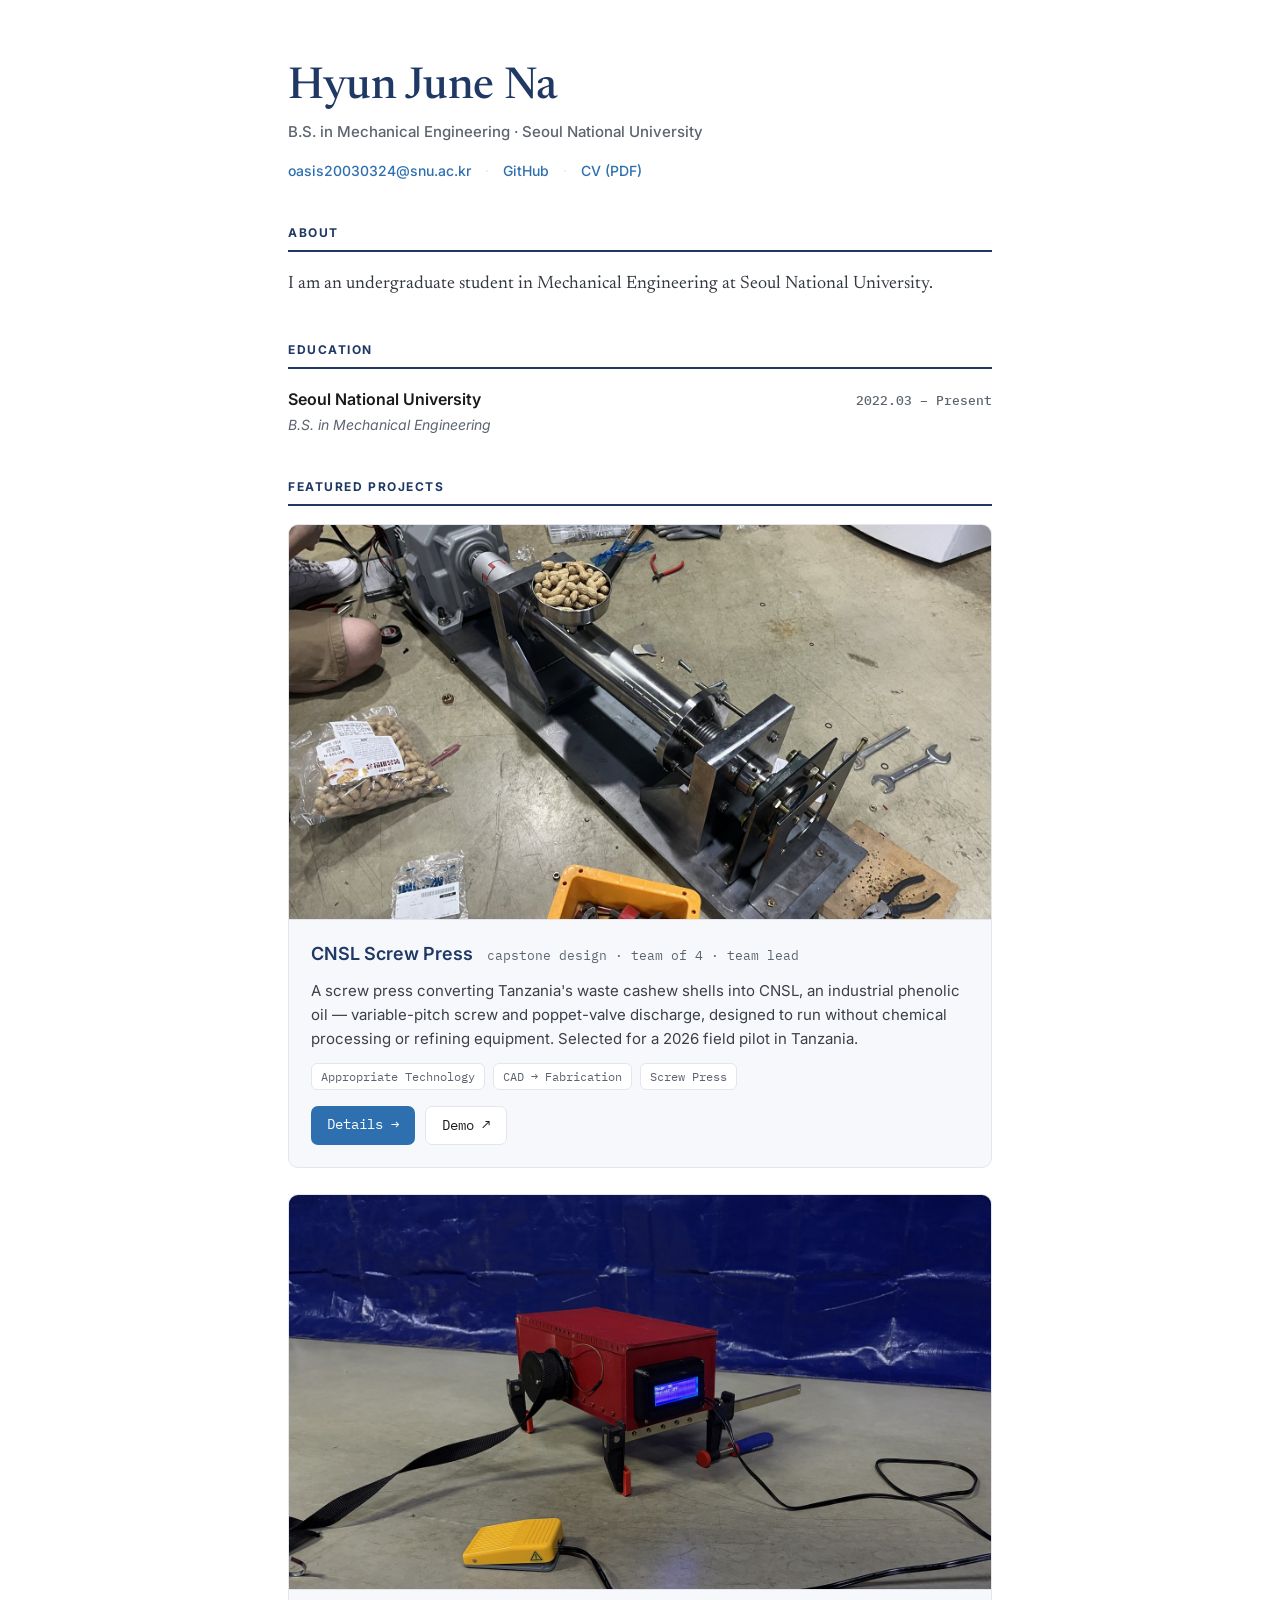
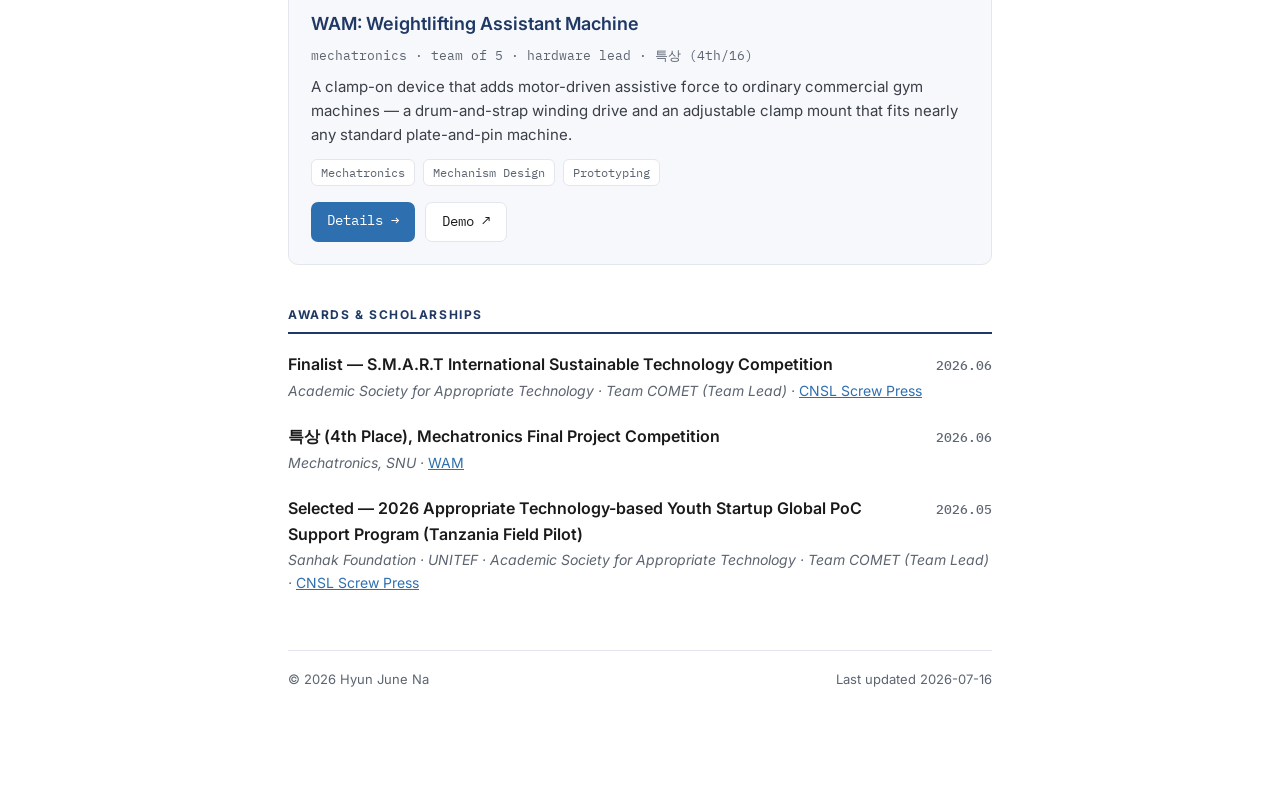
<file: index.html>
<!DOCTYPE html>
<html lang="ko">
<head>
<meta charset="UTF-8">
<meta name="viewport" content="width=device-width, initial-scale=1.0">
<title>Hyun June Na | Mechanical Engineering</title>
<meta name="description" content="Hyun June Na — Mechanical Engineering student at Seoul National University.">
<link rel="preconnect" href="https://fonts.googleapis.com">
<link rel="preconnect" href="https://fonts.gstatic.com" crossorigin>
<link href="https://fonts.googleapis.com/css2?family=Inter:wght@400;500;600;700&family=Newsreader:ital,opsz,wght@0,6..72,400;0,6..72,500;1,6..72,400&family=IBM+Plex+Mono:wght@400;500&display=swap" rel="stylesheet">
<link rel="stylesheet" href="style.css">
</head>
<body>
<div class="wrap">

  <!-- ══════════ HEADER ══════════ -->
  <header>
    <h1>Hyun June Na</h1>
    <div class="role">B.S. in Mechanical Engineering · Seoul National University</div>
    <div class="contact">
      <a href="mailto:oasis20030324@snu.ac.kr">oasis20030324@snu.ac.kr</a>
      <span>·</span>
      <a href="https://github.com/HyunJun-Na">GitHub</a>
      <span>·</span>
      <a href="CV.pdf">CV (PDF)</a>
    </div>
  </header>

  <!-- ══════════ ABOUT ══════════ -->
  <section>
    <h2>About</h2>
    <p class="intro">
      I am an undergraduate student in Mechanical Engineering at Seoul National University.
    </p>
  </section>

  <!-- ══════════ EDUCATION ══════════ -->
  <section>
    <h2>Education</h2>
    <div class="entry">
      <div class="entry-head">
        <span class="entry-title">Seoul National University</span>
        <span class="entry-date">2022.03 – Present</span>
      </div>
      <div class="entry-sub">B.S. in Mechanical Engineering</div>
    </div>
  </section>

  <!-- ══════════ PROJECTS ══════════ -->
  <section>
    <h2>Featured Projects</h2>

    <!-- ── CNSL Screw Press ── -->
    <div class="card">
      <a href="projects/cnsl-screw-press.html">
        <img class="card-thumb" src="img/cnsl_press_build.jpg"
             alt="Assembled CNSL screw press with geared motor and hopper">
      </a>
      <div class="card-body">
        <div class="card-title-row">
          <span class="card-title">CNSL Screw Press</span>
          <span class="card-meta">capstone design · team of 4 · team lead</span>
        </div>
        <p class="card-desc">
          A screw press converting Tanzania's waste cashew shells into CNSL, an industrial
          phenolic oil — variable-pitch screw and poppet-valve discharge, designed to run
          without chemical processing or refining equipment. Selected for a 2026 field
          pilot in Tanzania.
        </p>
        <div class="card-tags">
          <span class="tag">Appropriate Technology</span>
          <span class="tag">CAD → Fabrication</span>
          <span class="tag">Screw Press</span>
        </div>
        <div class="card-actions">
          <a class="btn btn-primary" href="projects/cnsl-screw-press.html">Details →</a>
          <a class="btn btn-ghost" href="https://youtu.be/CVxQEKFyI-w">Demo ↗</a>
        </div>
      </div>
    </div>

    <!-- ── WAM ── -->
    <div class="card">
      <a href="projects/wam.html">
        <img class="card-thumb" src="img/wam_build.jpg"
             alt="Assembled WAM hardware prototype">
      </a>
      <div class="card-body">
        <div class="card-title-row">
          <span class="card-title">WAM: Weightlifting Assistant Machine</span>
          <span class="card-meta">mechatronics · team of 5 · hardware lead · 특상 (4th/16)</span>
        </div>
        <p class="card-desc">
          A clamp-on device that adds motor-driven assistive force to ordinary commercial
          gym machines — a drum-and-strap winding drive and an adjustable clamp mount that
          fits nearly any standard plate-and-pin machine.
        </p>
        <div class="card-tags">
          <span class="tag">Mechatronics</span>
          <span class="tag">Mechanism Design</span>
          <span class="tag">Prototyping</span>
        </div>
        <div class="card-actions">
          <a class="btn btn-primary" href="projects/wam.html">Details →</a>
          <a class="btn btn-ghost" href="https://youtu.be/aJdGBhjqVo4">Demo ↗</a>
        </div>
      </div>
    </div>

  </section>

  <!-- ══════════ AWARDS ══════════ -->
  <section>
    <h2>Awards &amp; Scholarships</h2>
    <div class="entry">
      <div class="entry-head">
        <span class="entry-title">Finalist — S.M.A.R.T International Sustainable Technology Competition</span>
        <span class="entry-date">2026.06</span>
      </div>
      <div class="entry-sub">Academic Society for Appropriate Technology · Team COMET (Team Lead) · <a href="projects/cnsl-screw-press.html" style="color:var(--accent);font-style:normal">CNSL Screw Press</a></div>
    </div>
    <div class="entry">
      <div class="entry-head">
        <span class="entry-title">특상 (4th Place), Mechatronics Final Project Competition</span>
        <span class="entry-date">2026.06</span>
      </div>
      <div class="entry-sub">Mechatronics, SNU · <a href="projects/wam.html" style="color:var(--accent);font-style:normal">WAM</a></div>
    </div>
    <div class="entry">
      <div class="entry-head">
        <span class="entry-title">Selected — 2026 Appropriate Technology-based Youth Startup Global PoC Support Program (Tanzania Field Pilot)</span>
        <span class="entry-date">2026.05</span>
      </div>
      <div class="entry-sub">Sanhak Foundation · UNITEF · Academic Society for Appropriate Technology · Team COMET (Team Lead) · <a href="projects/cnsl-screw-press.html" style="color:var(--accent);font-style:normal">CNSL Screw Press</a></div>
    </div>
  </section>

  <footer>
    <span>© 2026 Hyun June Na</span>
    <span>Last updated 2026-07-16</span>
  </footer>

</div>
</body>
</html>
</file>
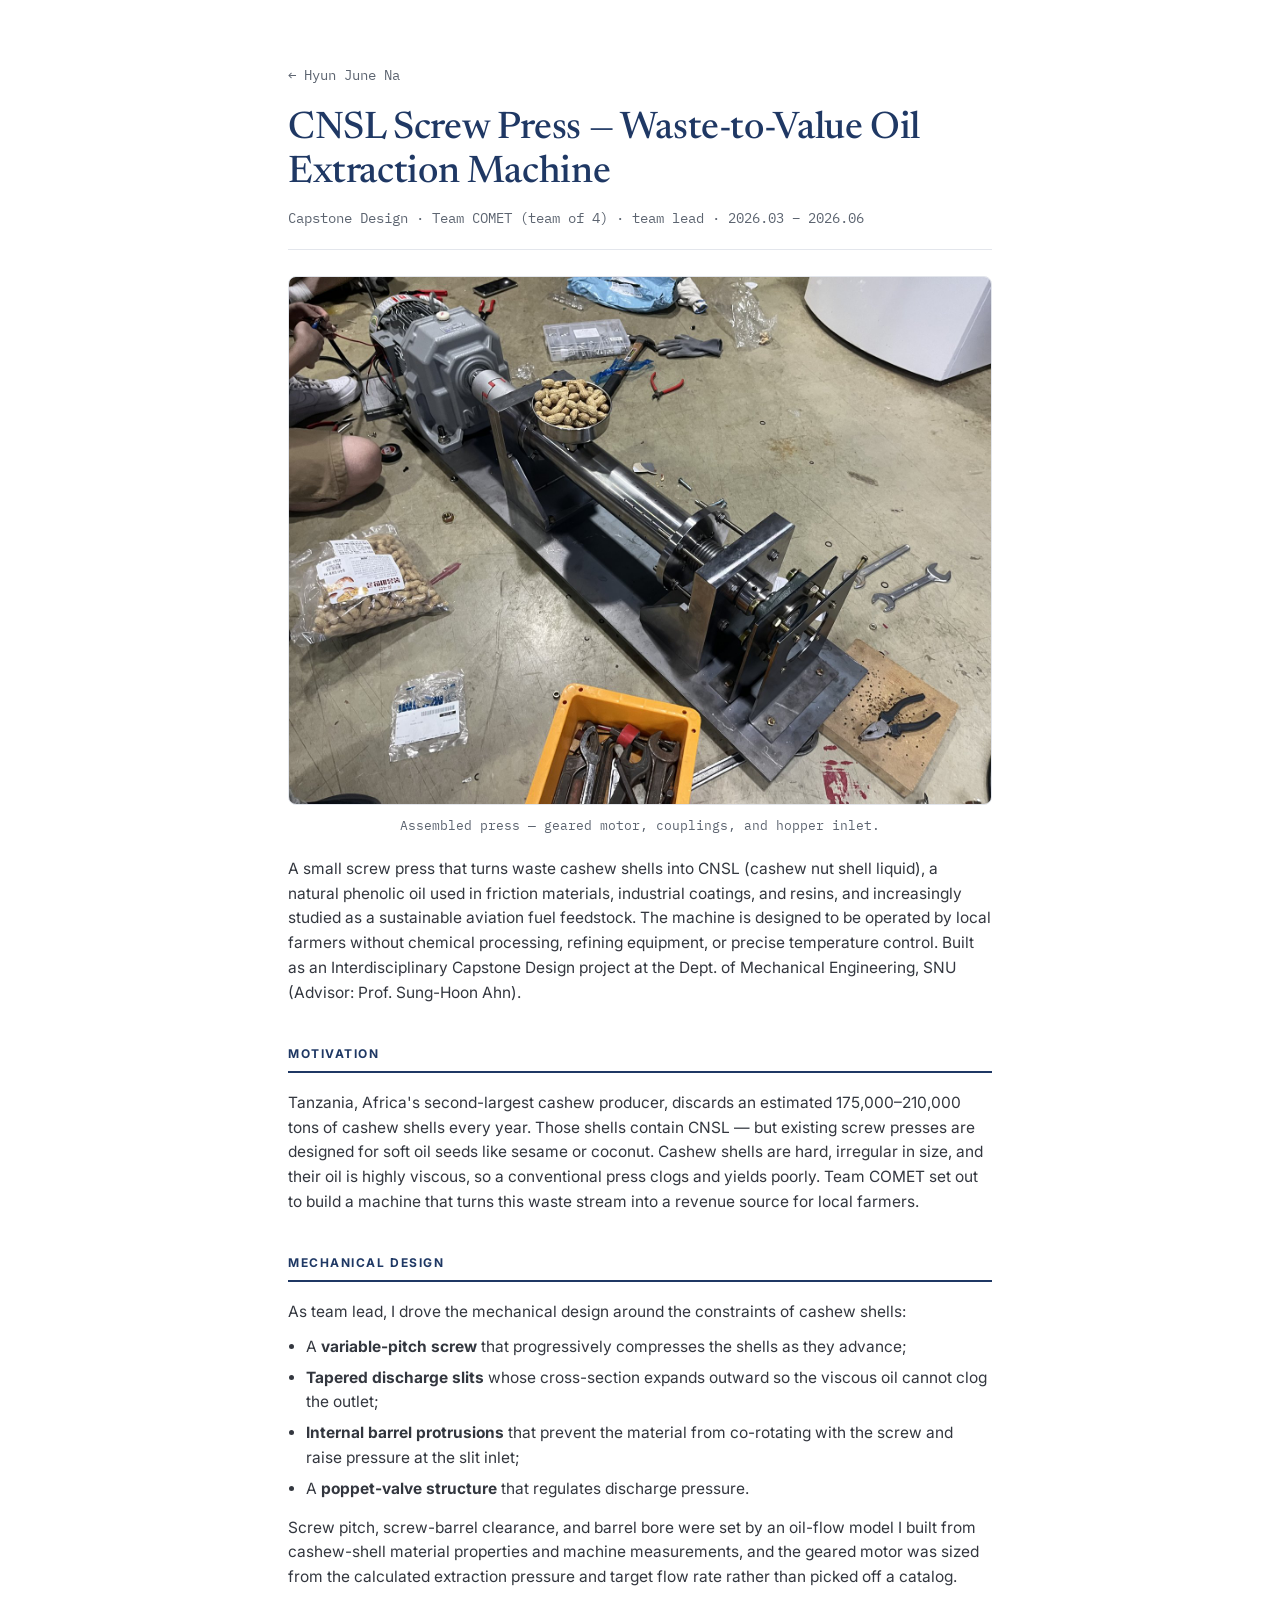
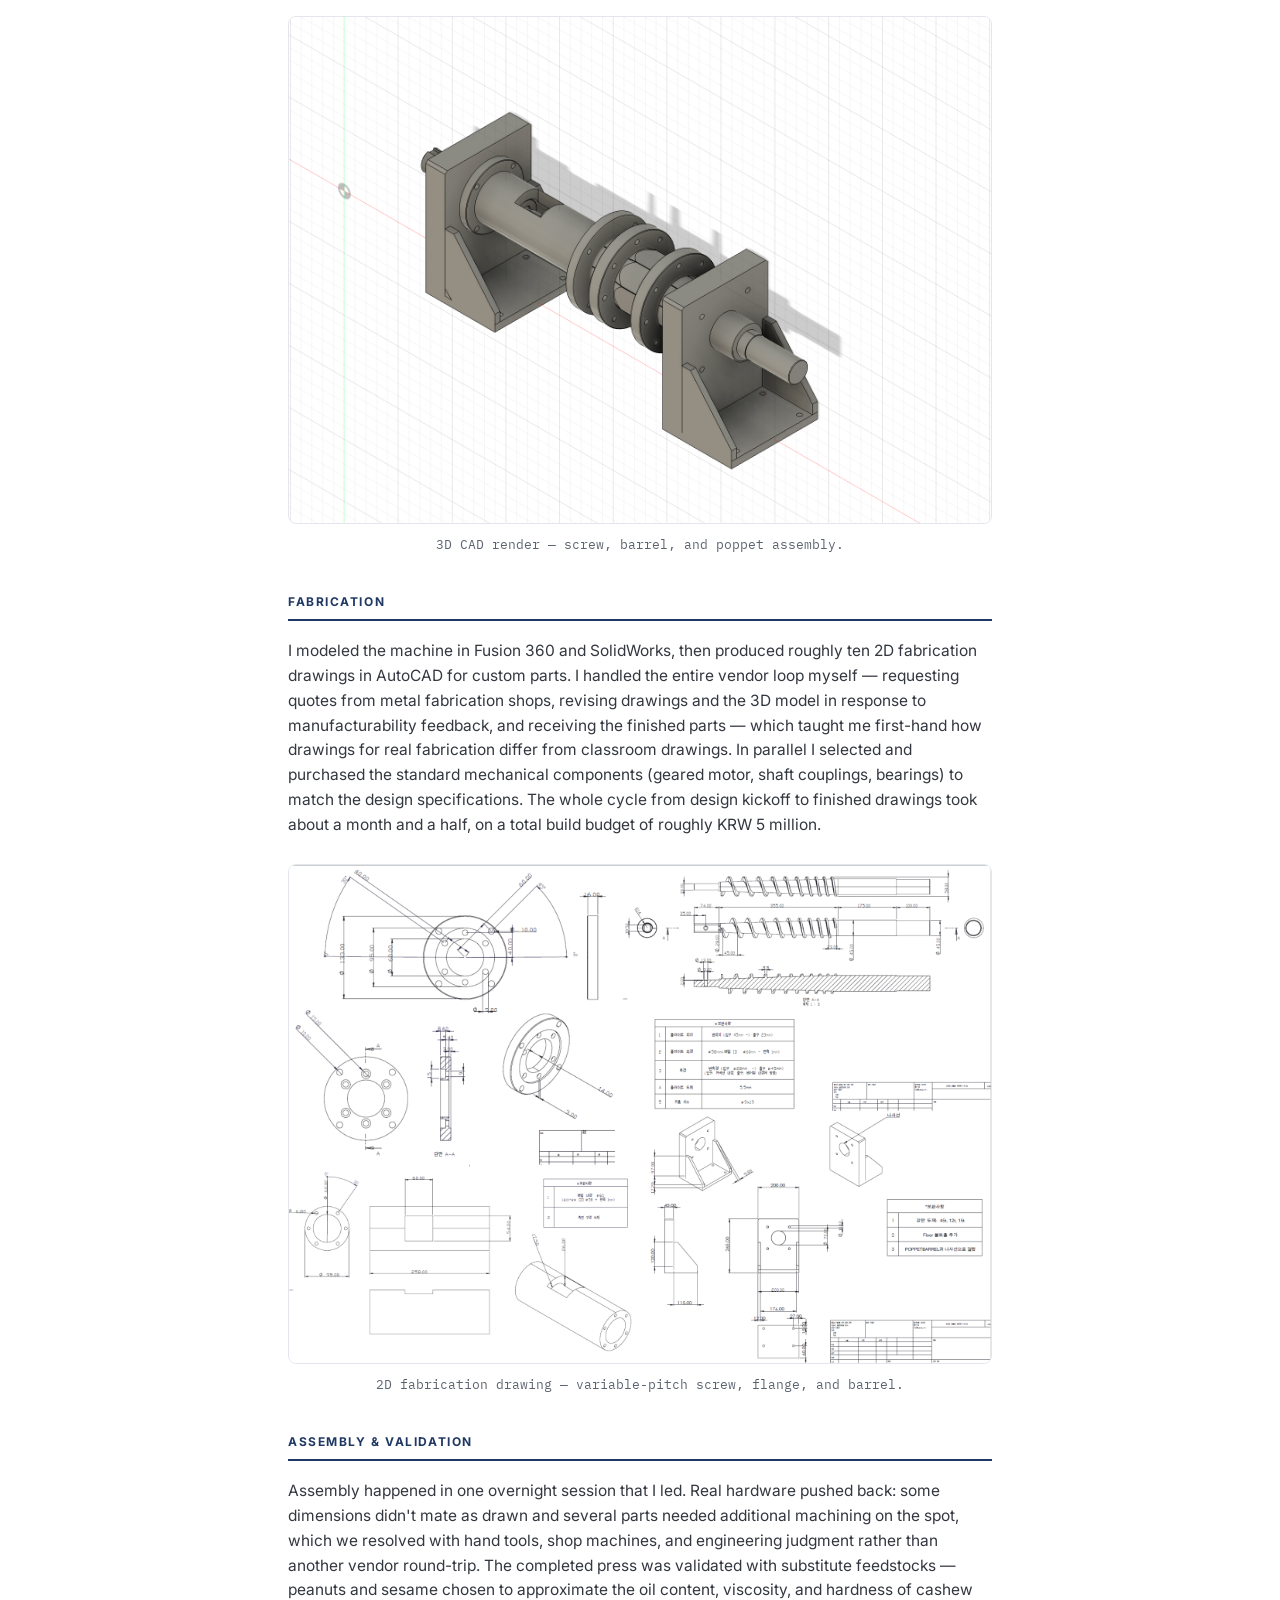
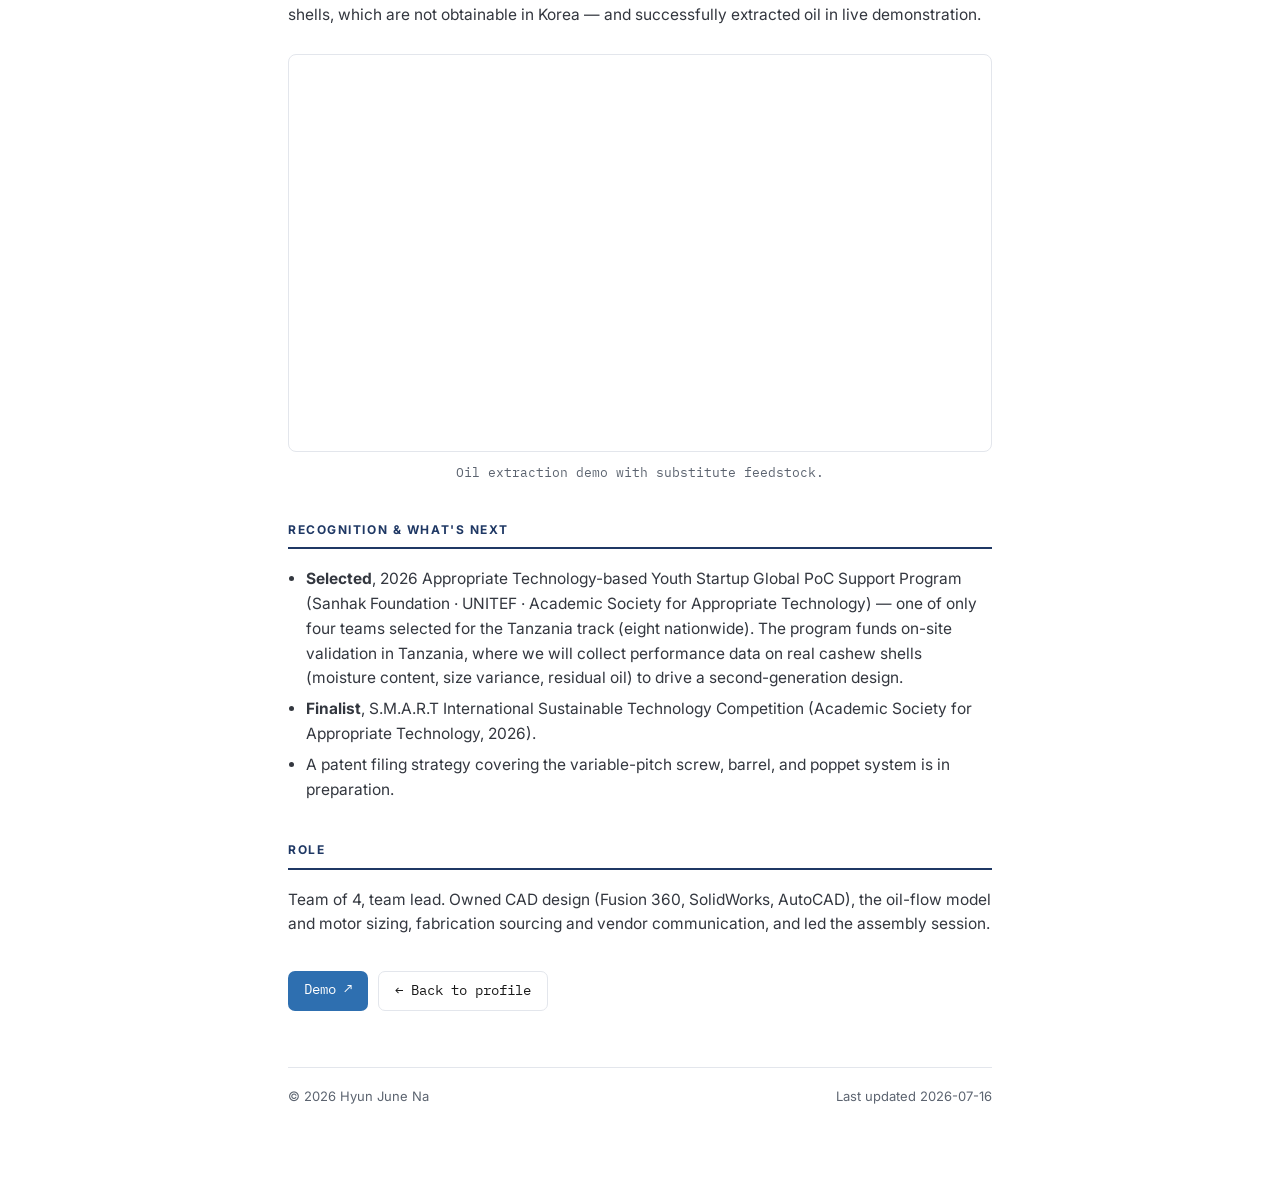
<file: projects/cnsl-screw-press.html>
<!DOCTYPE html>
<html lang="ko">
<head>
<meta charset="UTF-8">
<meta name="viewport" content="width=device-width, initial-scale=1.0">
<title>CNSL Screw Press | Hyun June Na</title>
<meta name="description" content="A screw press converting Tanzania's waste cashew shells into CNSL, an industrial phenolic oil.">
<link rel="preconnect" href="https://fonts.googleapis.com">
<link rel="preconnect" href="https://fonts.gstatic.com" crossorigin>
<link href="https://fonts.googleapis.com/css2?family=Inter:wght@400;500;600;700&family=Newsreader:ital,opsz,wght@0,6..72,400;0,6..72,500;1,6..72,400&family=IBM+Plex+Mono:wght@400;500&display=swap" rel="stylesheet">
<link rel="stylesheet" href="../style.css">
</head>
<body>
<div class="wrap">

  <div class="backlink"><a href="../index.html">← Hyun June Na</a></div>

  <h1 class="detail-title">CNSL Screw Press — Waste-to-Value Oil Extraction Machine</h1>
  <div class="detail-meta">Capstone Design · Team COMET (team of 4) · team lead · 2026.03 – 2026.06</div>

  <div class="detail-body">

    <figure>
      <img src="../img/cnsl_press_build.jpg" alt="Assembled machine showing geared motor, couplings, and hopper inlet">
    </figure>
    <figcaption>Assembled press — geared motor, couplings, and hopper inlet.</figcaption>

    <p>
      A small screw press that turns waste cashew shells into CNSL (cashew nut shell liquid),
      a natural phenolic oil used in friction materials, industrial coatings, and resins, and
      increasingly studied as a sustainable aviation fuel feedstock. The machine is designed
      to be operated by local farmers without chemical processing, refining equipment, or
      precise temperature control. Built as an Interdisciplinary Capstone Design project at
      the Dept. of Mechanical Engineering, SNU (Advisor: Prof. Sung-Hoon Ahn).
    </p>

    <h2>Motivation</h2>
    <p>
      Tanzania, Africa's second-largest cashew producer, discards an estimated
      175,000–210,000 tons of cashew shells every year. Those shells contain CNSL — but
      existing screw presses are designed for soft oil seeds like sesame or coconut. Cashew
      shells are hard, irregular in size, and their oil is highly viscous, so a conventional
      press clogs and yields poorly. Team COMET set out to build a machine that turns this
      waste stream into a revenue source for local farmers.
    </p>

    <h2>Mechanical Design</h2>
    <p>
      As team lead, I drove the mechanical design around the constraints of cashew shells:
    </p>
    <ul>
      <li>A <b>variable-pitch screw</b> that progressively compresses the shells as they advance;</li>
      <li><b>Tapered discharge slits</b> whose cross-section expands outward so the viscous oil cannot clog the outlet;</li>
      <li><b>Internal barrel protrusions</b> that prevent the material from co-rotating with the screw and raise pressure at the slit inlet;</li>
      <li>A <b>poppet-valve structure</b> that regulates discharge pressure.</li>
    </ul>
    <p>
      Screw pitch, screw-barrel clearance, and barrel bore were set by an oil-flow model I
      built from cashew-shell material properties and machine measurements, and the geared
      motor was sized from the calculated extraction pressure and target flow rate rather
      than picked off a catalog.
    </p>

    <figure>
      <img src="../img/cnsl_press_cad.png" alt="3D CAD render of the screw, barrel, and poppet assembly">
    </figure>
    <figcaption>3D CAD render — screw, barrel, and poppet assembly.</figcaption>

    <h2>Fabrication</h2>
    <p>
      I modeled the machine in Fusion 360 and SolidWorks, then produced roughly ten 2D
      fabrication drawings in AutoCAD for custom parts. I handled the entire vendor loop
      myself — requesting quotes from metal fabrication shops, revising drawings and the 3D
      model in response to manufacturability feedback, and receiving the finished parts —
      which taught me first-hand how drawings for real fabrication differ from classroom
      drawings. In parallel I selected and purchased the standard mechanical components
      (geared motor, shaft couplings, bearings) to match the design specifications. The
      whole cycle from design kickoff to finished drawings took about a month and a half,
      on a total build budget of roughly KRW 5 million.
    </p>

    <figure>
      <img src="../img/cnsl_press_drawing.png" alt="2D fabrication drawing of the variable-pitch screw, flange, and barrel">
    </figure>
    <figcaption>2D fabrication drawing — variable-pitch screw, flange, and barrel.</figcaption>

    <h2>Assembly &amp; Validation</h2>
    <p>
      Assembly happened in one overnight session that I led. Real hardware pushed back:
      some dimensions didn't mate as drawn and several parts needed additional machining on
      the spot, which we resolved with hand tools, shop machines, and engineering judgment
      rather than another vendor round-trip. The completed press was validated with
      substitute feedstocks — peanuts and sesame chosen to approximate the oil content,
      viscosity, and hardness of cashew shells, which are not obtainable in Korea — and
      successfully extracted oil in live demonstration.
    </p>

    <div class="video-wide">
      <iframe src="https://www.youtube.com/embed/CVxQEKFyI-w" title="CNSL screw press oil extraction demo"
        allow="accelerometer; autoplay; clipboard-write; encrypted-media; gyroscope; picture-in-picture"
        allowfullscreen></iframe>
    </div>
    <figcaption>Oil extraction demo with substitute feedstock.</figcaption>

    <h2>Recognition &amp; What's Next</h2>
    <ul>
      <li><b>Selected</b>, 2026 Appropriate Technology-based Youth Startup Global PoC Support
        Program (Sanhak Foundation · UNITEF · Academic Society for Appropriate Technology) —
        one of only four teams selected for the Tanzania track (eight nationwide). The program
        funds on-site validation in Tanzania, where we will collect performance data on real
        cashew shells (moisture content, size variance, residual oil) to drive a
        second-generation design.</li>
      <li><b>Finalist</b>, S.M.A.R.T International Sustainable Technology Competition
        (Academic Society for Appropriate Technology, 2026).</li>
      <li>A patent filing strategy covering the variable-pitch screw, barrel, and poppet
        system is in preparation.</li>
    </ul>

    <h2>Role</h2>
    <p>
      Team of 4, team lead. Owned CAD design (Fusion 360, SolidWorks, AutoCAD), the
      oil-flow model and motor sizing, fabrication sourcing and vendor communication, and
      led the assembly session.
    </p>

    <div class="detail-actions">
      <a class="btn btn-primary" href="https://youtu.be/CVxQEKFyI-w">Demo ↗</a>
      <a class="btn btn-ghost" href="../index.html">← Back to profile</a>
    </div>

  </div>

  <footer>
    <span>© 2026 Hyun June Na</span>
    <span>Last updated 2026-07-16</span>
  </footer>

</div>
</body>
</html>
</file>
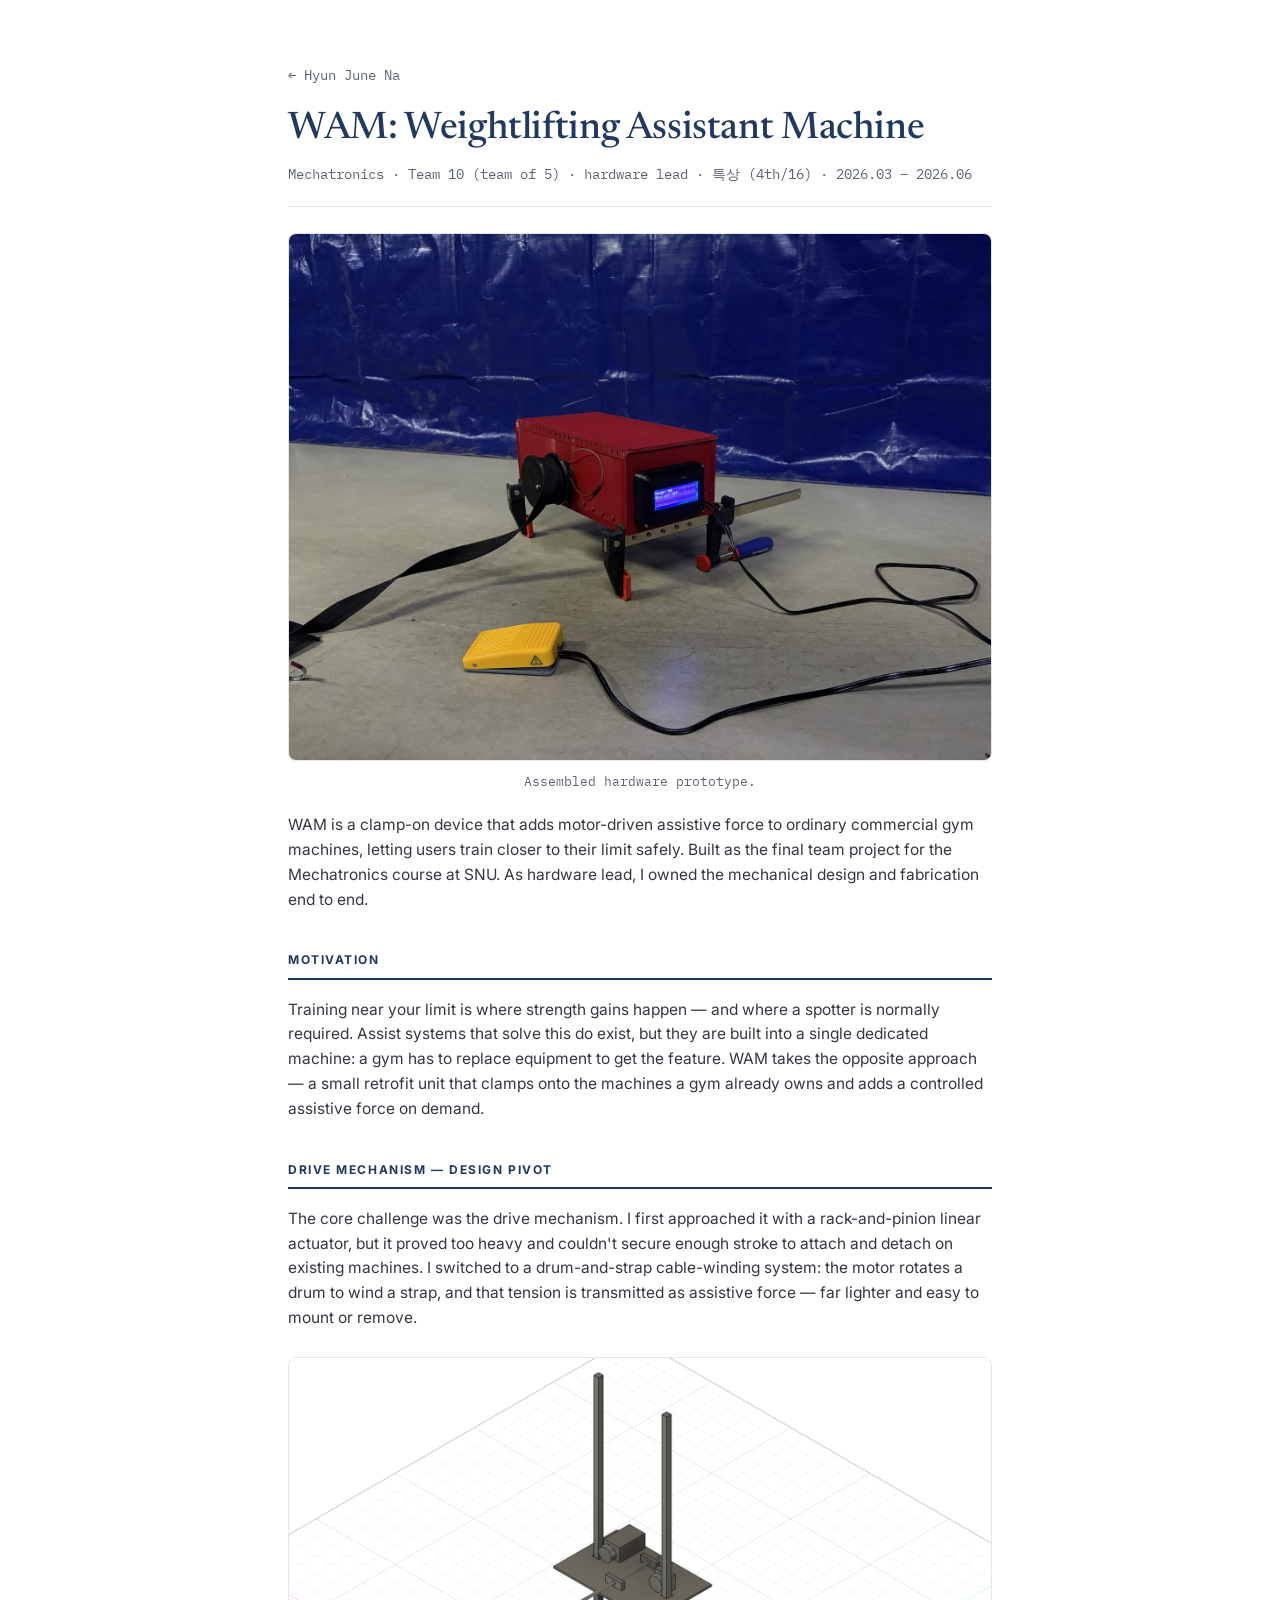
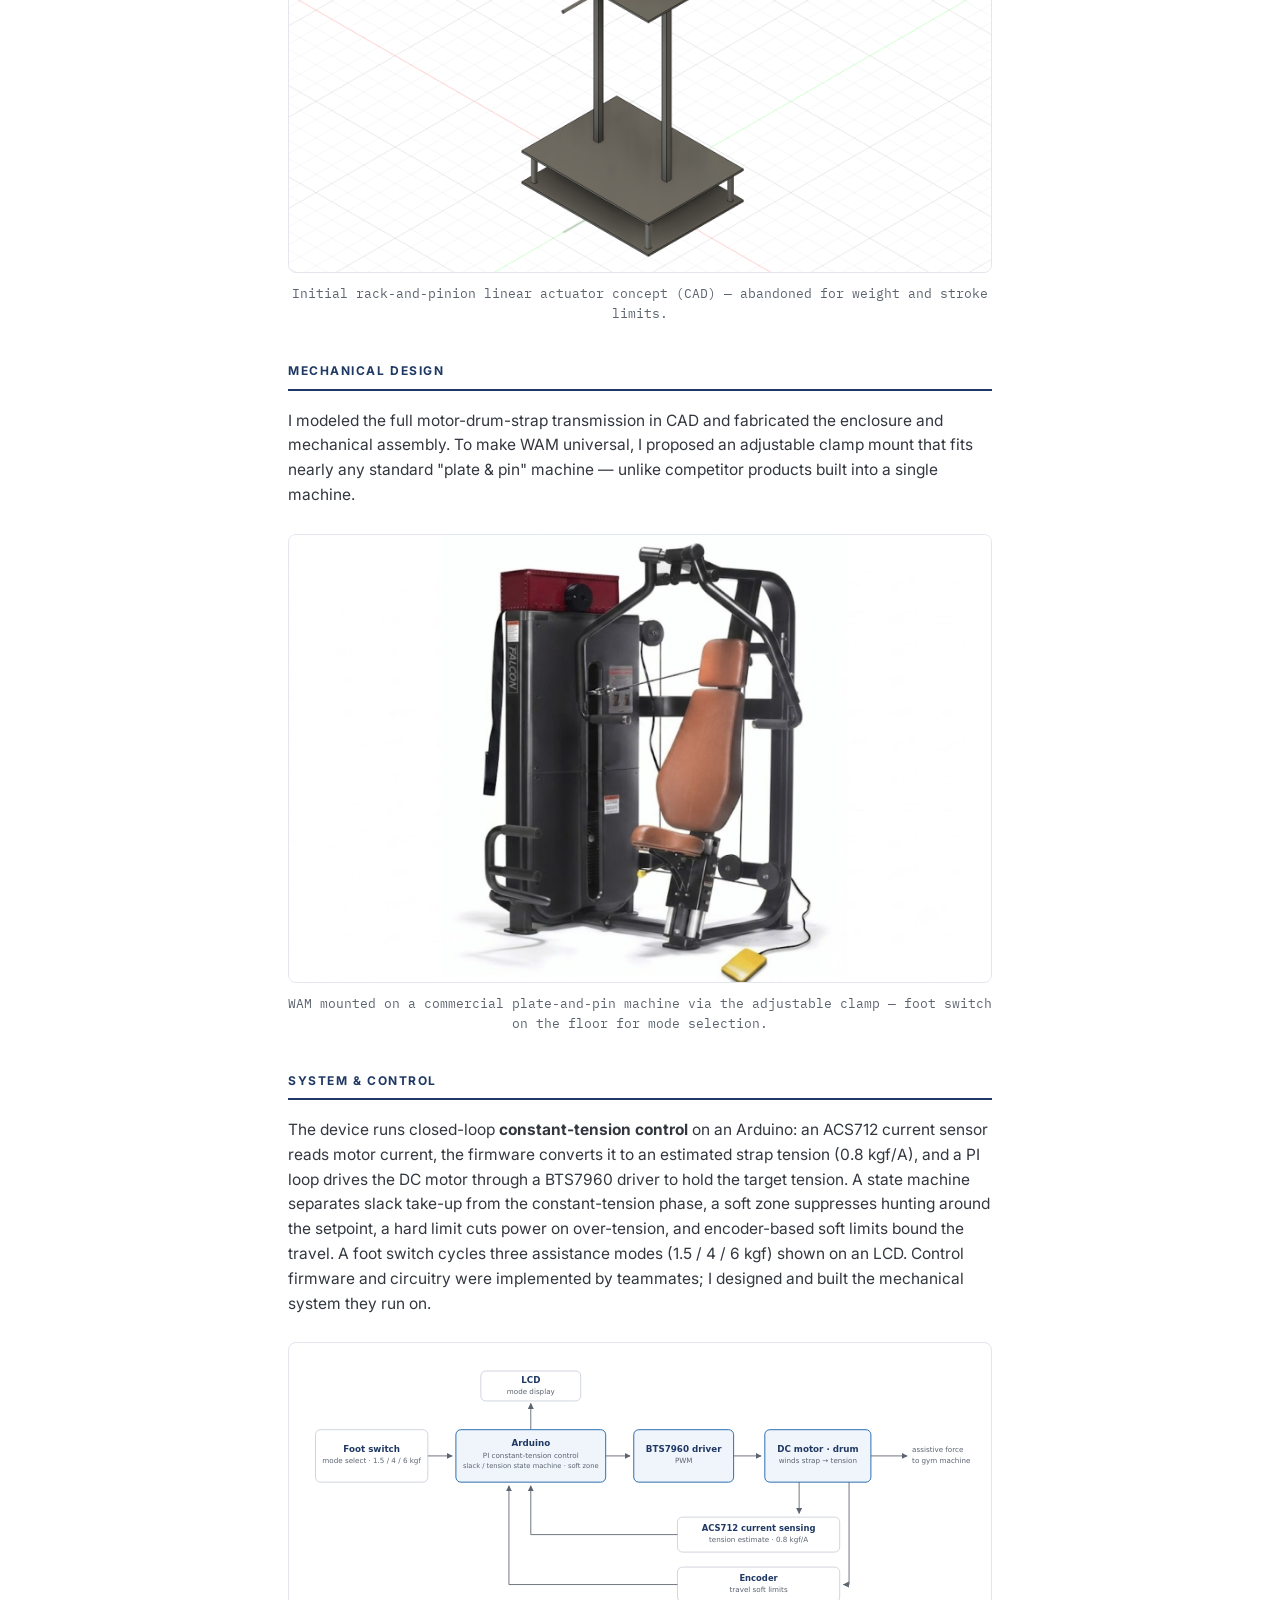
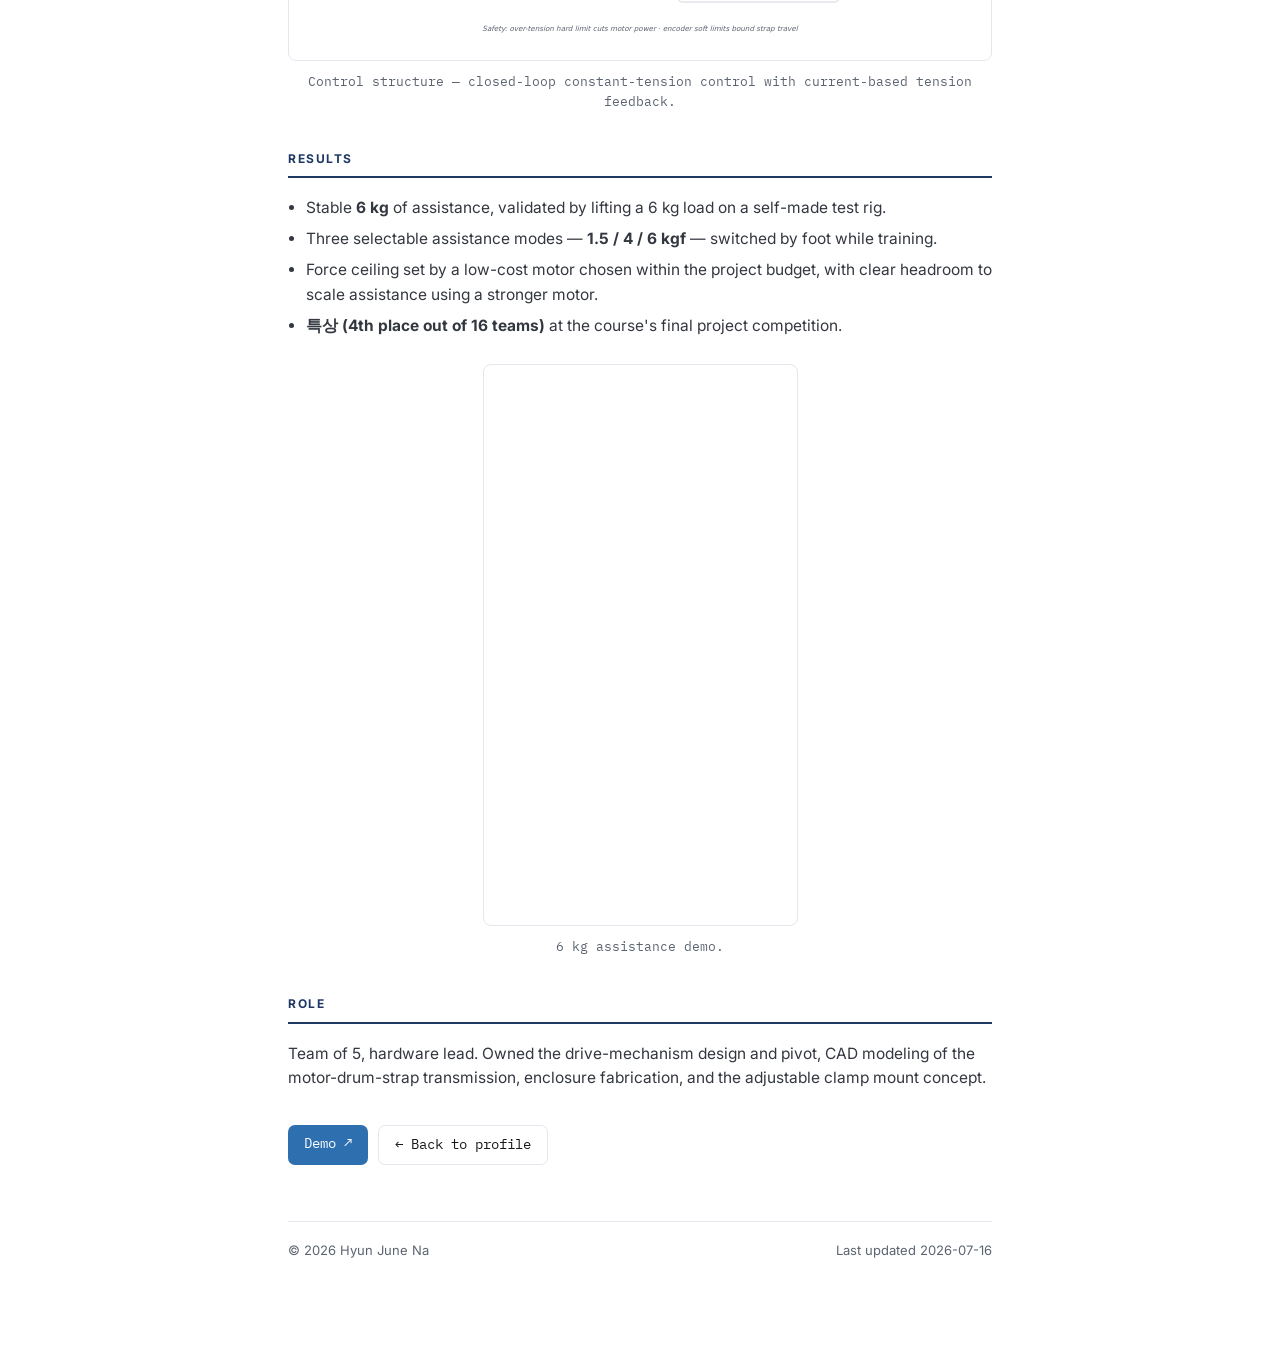
<file: projects/wam.html>
<!DOCTYPE html>
<html lang="ko">
<head>
<meta charset="UTF-8">
<meta name="viewport" content="width=device-width, initial-scale=1.0">
<title>WAM: Weightlifting Assistant Machine | Hyun June Na</title>
<meta name="description" content="A clamp-on device that adds motor-driven assistive force to commercial gym machines.">
<link rel="preconnect" href="https://fonts.googleapis.com">
<link rel="preconnect" href="https://fonts.gstatic.com" crossorigin>
<link href="https://fonts.googleapis.com/css2?family=Inter:wght@400;500;600;700&family=Newsreader:ital,opsz,wght@0,6..72,400;0,6..72,500;1,6..72,400&family=IBM+Plex+Mono:wght@400;500&display=swap" rel="stylesheet">
<link rel="stylesheet" href="../style.css">
</head>
<body>
<div class="wrap">

  <div class="backlink"><a href="../index.html">← Hyun June Na</a></div>

  <h1 class="detail-title">WAM: Weightlifting Assistant Machine</h1>
  <div class="detail-meta">Mechatronics · Team 10 (team of 5) · hardware lead · 특상 (4th/16) · 2026.03 – 2026.06</div>

  <div class="detail-body">

    <figure>
      <img src="../img/wam_build.jpg" alt="Assembled WAM hardware prototype">
    </figure>
    <figcaption>Assembled hardware prototype.</figcaption>

    <p>
      WAM is a clamp-on device that adds motor-driven assistive force to ordinary commercial
      gym machines, letting users train closer to their limit safely. Built as the final
      team project for the Mechatronics course at SNU. As hardware lead, I owned the
      mechanical design and fabrication end to end.
    </p>

    <h2>Motivation</h2>
    <p>
      Training near your limit is where strength gains happen — and where a spotter is
      normally required. Assist systems that solve this do exist, but they are built into
      a single dedicated machine: a gym has to replace equipment to get the feature. WAM
      takes the opposite approach — a small retrofit unit that clamps onto the machines a
      gym already owns and adds a controlled assistive force on demand.
    </p>

    <h2>Drive Mechanism — Design Pivot</h2>
    <p>
      The core challenge was the drive mechanism. I first approached it with a
      rack-and-pinion linear actuator, but it proved too heavy and couldn't secure enough
      stroke to attach and detach on existing machines. I switched to a drum-and-strap
      cable-winding system: the motor rotates a drum to wind a strap, and that tension is
      transmitted as assistive force — far lighter and easy to mount or remove.
    </p>

    <figure>
      <img src="../img/wam_rack_pinion_cad.png" alt="CAD model of the initial rack-and-pinion linear actuator concept">
    </figure>
    <figcaption>Initial rack-and-pinion linear actuator concept (CAD) — abandoned for weight and stroke limits.</figcaption>

    <h2>Mechanical Design</h2>
    <p>
      I modeled the full motor-drum-strap transmission in CAD and fabricated the enclosure
      and mechanical assembly. To make WAM universal, I proposed an adjustable clamp mount
      that fits nearly any standard "plate &amp; pin" machine — unlike competitor products
      built into a single machine.
    </p>

    <figure>
      <img src="../img/wam_mounted.jpg" alt="WAM clamped onto a commercial gym machine">
    </figure>
    <figcaption>WAM mounted on a commercial plate-and-pin machine via the adjustable clamp — foot switch on the floor for mode selection.</figcaption>

    <h2>System &amp; Control</h2>
    <p>
      The device runs closed-loop <b>constant-tension control</b> on an Arduino: an ACS712
      current sensor reads motor current, the firmware converts it to an estimated strap
      tension (0.8 kgf/A), and a PI loop drives the DC motor through a BTS7960 driver to
      hold the target tension. A state machine separates slack take-up from the
      constant-tension phase, a soft zone suppresses hunting around the setpoint, a hard
      limit cuts power on over-tension, and encoder-based soft limits bound the travel. A
      foot switch cycles three assistance modes (1.5 / 4 / 6 kgf) shown on an LCD.
      Control firmware and circuitry were implemented by teammates; I designed and built
      the mechanical system they run on.
    </p>

    <figure style="padding:18px 14px">
      <img src="../img/wam_control_diagram.svg" alt="Closed-loop constant-tension control structure diagram">
    </figure>
    <figcaption>Control structure — closed-loop constant-tension control with current-based tension feedback.</figcaption>

    <h2>Results</h2>
    <ul>
      <li>Stable <b>6 kg</b> of assistance, validated by lifting a 6 kg load on a
        self-made test rig.</li>
      <li>Three selectable assistance modes — <b>1.5 / 4 / 6 kgf</b> — switched by foot
        while training.</li>
      <li>Force ceiling set by a low-cost motor chosen within the project budget, with
        clear headroom to scale assistance using a stronger motor.</li>
      <li><b>특상 (4th place out of 16 teams)</b> at the course's final project competition.</li>
    </ul>

    <div class="video-tall">
      <div class="frame">
        <iframe src="https://www.youtube.com/embed/aJdGBhjqVo4" title="WAM 6 kg assistance demo"
          allow="accelerometer; autoplay; clipboard-write; encrypted-media; gyroscope; picture-in-picture"
          allowfullscreen></iframe>
      </div>
    </div>
    <figcaption>6 kg assistance demo.</figcaption>

    <h2>Role</h2>
    <p>
      Team of 5, hardware lead. Owned the drive-mechanism design and pivot, CAD modeling of
      the motor-drum-strap transmission, enclosure fabrication, and the adjustable clamp
      mount concept.
    </p>

    <div class="detail-actions">
      <a class="btn btn-primary" href="https://youtu.be/aJdGBhjqVo4">Demo ↗</a>
      <a class="btn btn-ghost" href="../index.html">← Back to profile</a>
    </div>

  </div>

  <footer>
    <span>© 2026 Hyun June Na</span>
    <span>Last updated 2026-07-16</span>
  </footer>

</div>
</body>
</html>
</file>
<file: style.css>
/* ─────────────────────────────────────────────
   Shared stylesheet — home (index.html) + project detail pages (projects/*.html)
   Design tokens: navy display + Inter body + Plex Mono meta
   ───────────────────────────────────────────── */
:root{
  --navy:#1f3864; --ink:#1a1a1a; --grey:#5c6470; --line:#e3e6ec;
  --bg:#ffffff; --card:#f7f8fb; --accent:#2e6fb0; --maxw:760px;
}
*{box-sizing:border-box;margin:0;padding:0}
body{
  font-family:'Inter',system-ui,sans-serif; color:var(--ink);
  background:var(--bg); line-height:1.6; font-size:16px;
  -webkit-font-smoothing:antialiased;
}
.wrap{max-width:var(--maxw); margin:0 auto; padding:64px 28px 96px}
.mono{font-family:'IBM Plex Mono',ui-monospace,monospace}

/* ── Header (home) ── */
header{margin-bottom:8px}
h1{font-family:'Newsreader',serif; font-size:44px; font-weight:500;
   letter-spacing:-.01em; color:var(--navy); line-height:1.1}
.role{color:var(--grey); font-size:15px; margin-top:8px; font-weight:500}
.contact{margin-top:16px; display:flex; flex-wrap:wrap; gap:14px; font-size:14px}
.contact a{color:var(--accent); text-decoration:none; font-weight:500}
.contact a:hover{text-decoration:underline}
.contact span{color:var(--line)}

/* ── Sections ── */
section{margin-top:40px}
h2{font-family:'Inter',sans-serif; font-size:12px; font-weight:700;
   letter-spacing:.13em; text-transform:uppercase; color:var(--navy);
   padding-bottom:8px; border-bottom:2px solid var(--navy); margin-bottom:18px}
.intro{font-family:'Newsreader',serif; font-size:18px; line-height:1.65; color:#33373f}

/* ── Simple entries (education, awards) ── */
.entry{margin-bottom:22px}
.entry-head{display:flex; justify-content:space-between; align-items:baseline; gap:16px}
.entry-title{font-weight:600; font-size:16px; color:var(--ink)}
.entry-title a{color:var(--navy); text-decoration:none}
.entry-title a:hover{text-decoration:underline}
.entry-date{color:var(--grey); font-size:13px; white-space:nowrap; font-weight:500;
            font-family:'IBM Plex Mono',ui-monospace,monospace}
.entry-sub{color:var(--grey); font-size:14px; font-style:italic; margin-top:2px}
.entry-body{margin-top:6px; font-size:15px; color:#3a3f48}
ul{margin-top:6px; padding-left:18px}
li{font-size:15px; color:#3a3f48; margin-bottom:4px}
.award{font-size:15px; margin-bottom:6px}
.award b{font-weight:600}

/* ── Project cards (home) ── */
.card{background:var(--card); border:1px solid var(--line); border-radius:10px;
      overflow:hidden; margin-bottom:26px}
.card-thumb{display:block; width:100%; aspect-ratio:16/9; object-fit:cover;
            background:#fff; border-bottom:1px solid var(--line)}
.card-body{padding:20px 22px 22px}
.card-title-row{display:flex; flex-wrap:wrap; align-items:baseline; gap:6px 14px}
.card-title{font-weight:600; font-size:18px; color:var(--navy)}
.card-meta{font-family:'IBM Plex Mono',ui-monospace,monospace; font-size:12.5px;
           color:var(--grey)}
.card-desc{margin-top:10px; font-size:15px; color:#3a3f48}
.card-tags{margin-top:12px; display:flex; flex-wrap:wrap; gap:8px}
.tag{font-family:'IBM Plex Mono',ui-monospace,monospace; font-size:12px;
     color:var(--grey); border:1px solid var(--line); background:#fff;
     border-radius:6px; padding:3px 9px}
.card-actions{margin-top:16px; display:flex; flex-wrap:wrap; gap:10px}
.btn{font-family:'IBM Plex Mono',ui-monospace,monospace; font-size:13.5px;
     text-decoration:none; border-radius:7px; padding:8px 16px;
     display:inline-block; transition:opacity .15s, background .15s}
.btn-primary{background:var(--accent); color:#fff}
.btn-primary:hover{opacity:.88}
.btn-ghost{background:#fff; color:var(--ink); border:1px solid var(--line)}
.btn-ghost:hover{border-color:var(--grey)}

/* ── Project detail pages ── */
.backlink{font-family:'IBM Plex Mono',ui-monospace,monospace; font-size:14px}
.backlink a{color:var(--grey); text-decoration:none}
.backlink a:hover{color:var(--accent)}
.detail-title{font-family:'Newsreader',serif; font-size:38px; font-weight:500;
              letter-spacing:-.01em; color:var(--navy); line-height:1.15; margin-top:22px}
.detail-meta{font-family:'IBM Plex Mono',ui-monospace,monospace; font-size:13.5px;
             color:var(--grey); margin-top:12px; padding-bottom:20px;
             border-bottom:1px solid var(--line)}
.detail-body p{margin-top:14px; font-size:15.5px; color:#33373f}
.detail-body h2{margin-top:38px}
.detail-body ul{margin-top:10px}
.detail-body li{font-size:15.5px; color:#33373f; margin-bottom:6px}
figure{margin:26px 0 6px; border:1px solid var(--line); border-radius:8px;
       overflow:hidden; background:#fff}
figure img{display:block; width:100%}
figcaption{font-family:'IBM Plex Mono',ui-monospace,monospace; font-size:12.5px;
           color:var(--grey); text-align:center; margin:10px 0 22px}
.video-wide{position:relative; padding-top:56.25%; border-radius:8px; overflow:hidden;
            border:1px solid var(--line); margin-top:26px}
.video-tall{max-width:315px; margin:26px auto 0}
.video-tall .frame{position:relative; padding-top:177.78%; border-radius:8px;
                   overflow:hidden; border:1px solid var(--line)}
.video-wide iframe, .video-tall iframe{position:absolute; top:0; left:0;
                    width:100%; height:100%; border:0}
.detail-actions{margin-top:34px; display:flex; flex-wrap:wrap; gap:10px}

footer{margin-top:56px; padding-top:18px; border-top:1px solid var(--line);
       font-size:13px; color:var(--grey); display:flex; justify-content:space-between;
       flex-wrap:wrap; gap:8px}

@media (max-width:560px){
  .wrap{padding:40px 20px 64px}
  h1{font-size:34px}
  .detail-title{font-size:29px}
  .entry-head{flex-direction:column; gap:2px}
  .card-body{padding:16px 16px 18px}
}
</file>
